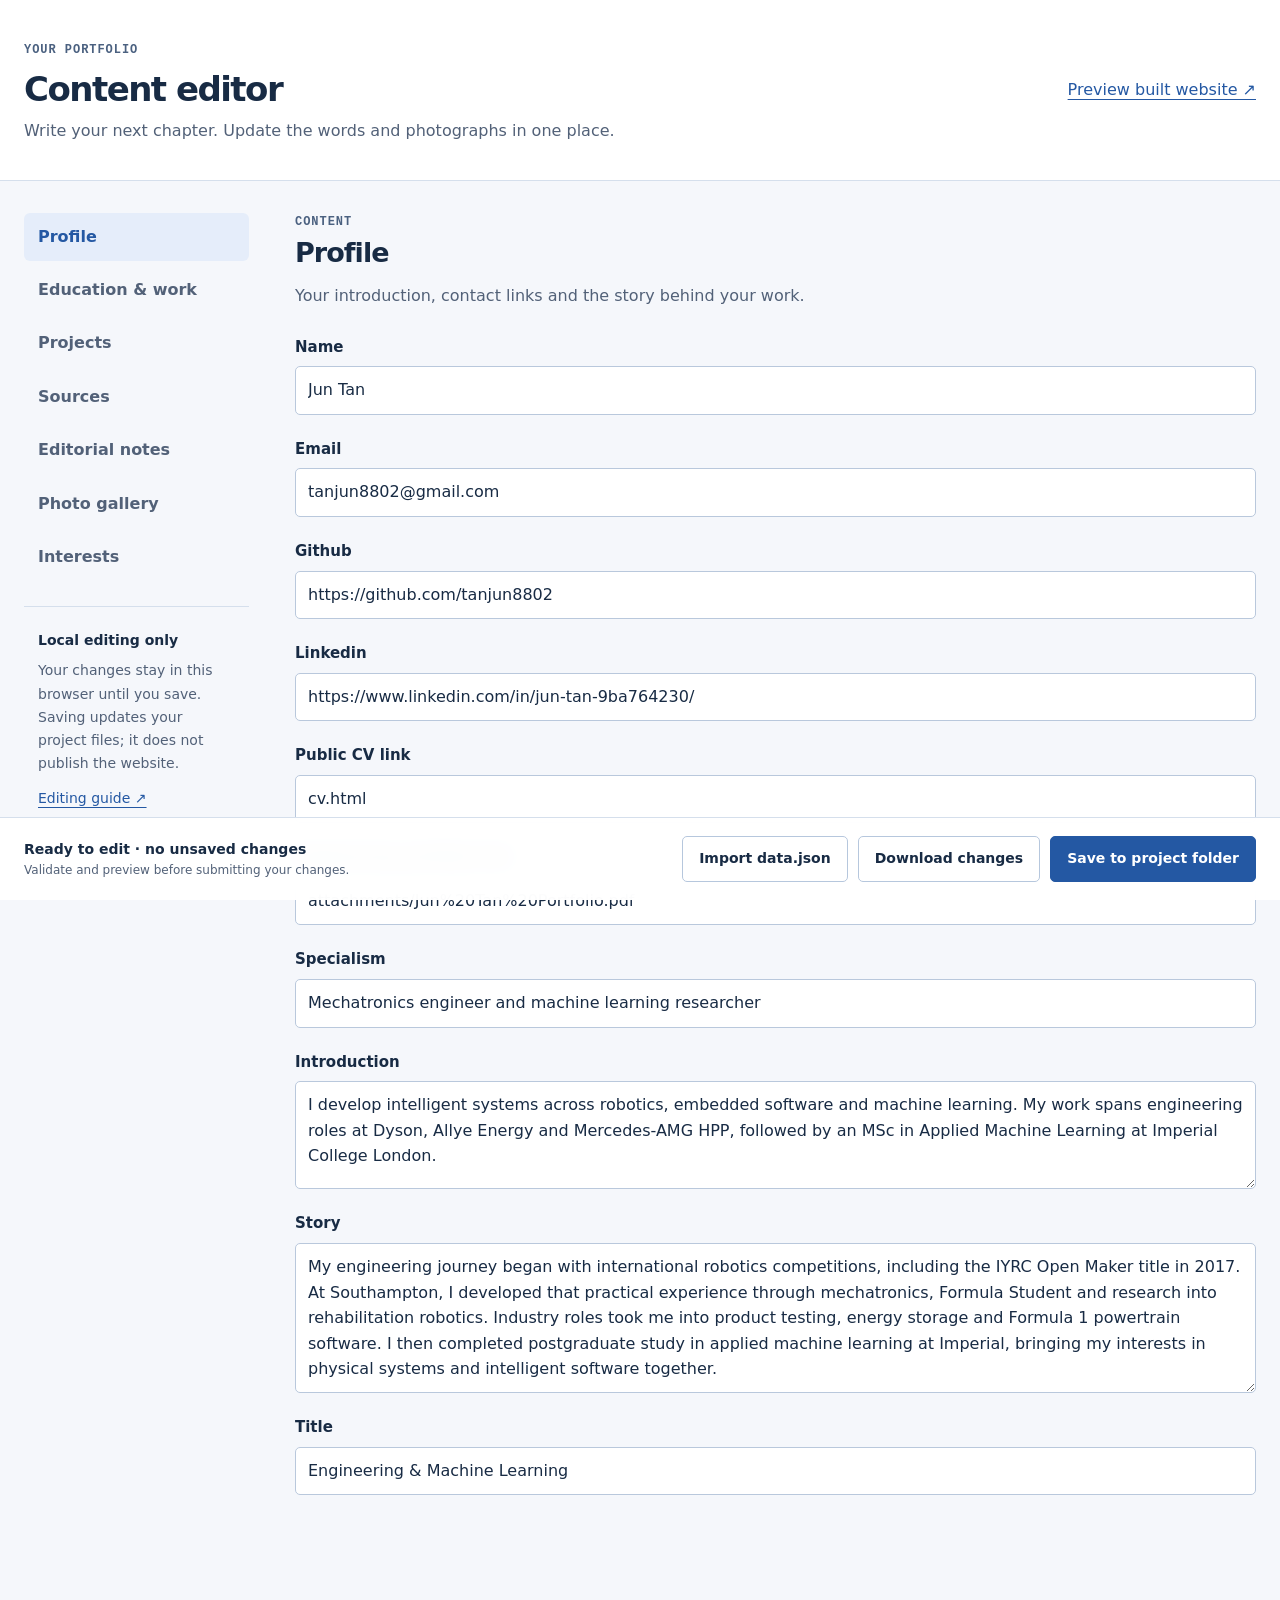
<file: editor.html>
<!doctype html>
<html lang="en">
<head>
  <meta charset="utf-8">
  <meta name="viewport" content="width=device-width, initial-scale=1">
  <meta name="robots" content="noindex,nofollow">
  <title>Content editor — Jun Tan</title>
  <link rel="stylesheet" href="css/editor.css">
  <script src="js/editor.js" defer></script>
</head>
<body>
  <a class="skip-link" href="#editor-form">Skip to fields</a>
  <header class="editor-header"><div><span class="eyebrow">YOUR PORTFOLIO</span><h1>Content editor</h1><p>Write your next chapter. Update the words and photographs in one place.</p></div><a class="quiet-link" href="dist/" target="_blank" rel="noopener">Preview built website ↗</a></header>
  <div class="editor-shell">
    <aside><nav id="sections" aria-label="Content sections"></nav><div class="editor-note"><strong>Local editing only</strong><p>Your changes stay in this browser until you save. Saving updates your project files; it does not publish the website.</p><a href="docs/CONTENT-EDITOR.md">Editing guide ↗</a></div></aside>
    <main><div class="section-header"><div><p class="eyebrow" id="section-count">CONTENT</p><h2 id="section-title" tabindex="-1">Loading content…</h2><p id="section-help"></p></div></div><form id="editor-form" aria-label="Portfolio content" novalidate></form><p id="load-help" hidden>Start the local preview server from your project folder, then open <code>http://localhost:8000/editor.html</code>. You can also import your existing data.json below.</p></main>
  </div>
  <footer class="editor-footer"><div><p id="editor-status" role="status" aria-live="polite">Loading data.json…</p><p class="footer-note">Validate and preview before submitting your changes.</p></div><div class="actions"><label class="button secondary file-button">Import data.json<input id="import-content" type="file" accept="application/json,.json"></label><button id="download-content" class="button secondary" type="button" disabled>Download changes</button><button id="save-content" class="button primary" type="button" disabled>Save to project folder</button></div></footer>
  <dialog id="save-dialog" aria-labelledby="save-title"><h2 id="save-title">Save your changes</h2><p id="save-description"></p><p>This replaces data.json in the selected project folder and adds any new pictures. It does not commit, push or publish.</p><div class="actions"><button type="button" class="button secondary" id="cancel-save">Cancel</button><button type="button" class="button primary" id="confirm-save">Save files</button></div></dialog>
  <dialog id="download-dialog" aria-labelledby="download-title"><h2 id="download-title">Download your changes</h2><p>Download the content file and any new pictures below. Replace data.json in your project folder and put the pictures in assets/images. Existing files are not changed automatically.</p><div id="download-list"></div><button type="button" class="button primary" id="close-download">Done</button></dialog>
</body>
</html>
</file>
<file: css/editor.css>
:root { color-scheme: light; --ink:#182b44; --muted:#526178; --line:#d5dfec; --blue:#2458a3; }
* { box-sizing:border-box; }
body { margin:0; font:16px/1.65 system-ui,-apple-system,BlinkMacSystemFont,"Segoe UI",sans-serif; background:#f5f7fb; color:var(--ink); }
h1,h2,h3,p { margin:0; }
h1 { font-size:34px; letter-spacing:-.045em; line-height:1.2; margin:8px 0; }
h2 { font-size:27px; letter-spacing:-.035em; }
a { color:var(--blue); text-underline-offset:4px; }
button,input,textarea,select { font:inherit; }
button { cursor:pointer; }
button:disabled { cursor:default; opacity:.5; }
:focus-visible { outline:3px solid #3267b6; outline-offset:3px; }
[hidden] { display:none!important; }
.eyebrow { color:#4b6180; font:600 12px/1.5 ui-monospace,monospace; letter-spacing:.08em; }
.editor-header { padding:35px max(24px,calc((100vw - 1280px)/2)); background:white; border-bottom:1px solid var(--line); display:flex; justify-content:space-between; align-items:center; gap:24px; }
.editor-header p { color:var(--muted); max-width:720px; }
.quiet-link { white-space:nowrap; }
.editor-shell { width:min(1280px,calc(100% - 48px)); margin:32px auto 160px; display:grid; grid-template-columns:225px minmax(0,1fr); gap:46px; }
aside { align-self:start; position:sticky; top:24px; }
#sections { display:grid; gap:5px; }
.section-button { border:0; border-radius:6px; text-align:left; padding:11px 14px; min-height:46px; color:var(--muted); background:transparent; font-weight:550; }
.section-button[aria-current="page"] { color:var(--blue); background:#e5edfa; }
.section-button:hover { background:#eaf0f8; }
.editor-note { padding:22px 14px; margin-top:25px; border-top:1px solid var(--line); font-size:14px; color:var(--muted); }
.editor-note strong { color:var(--ink); }
.editor-note p { margin:7px 0 12px; }
.section-header { margin-bottom:25px; }
#section-help { color:var(--muted); margin-top:8px; max-width:780px; }
#editor-form { min-width:0; }
.field { display:grid; gap:7px; margin:0 0 22px; min-width:0; }
.field-label { font-size:15px; font-weight:600; }
.field-help { color:var(--muted); font-size:13px; }
input:not([type="file"]):not([type="checkbox"]),textarea,select { width:100%; min-height:46px; border:1px solid #b9c8dc; border-radius:5px; padding:10px 12px; color:var(--ink); background:white; }
textarea { min-height:108px; resize:vertical; line-height:1.6; }
textarea.long-text { min-height:150px; }
.record { border:1px solid var(--line); border-radius:8px; background:white; margin-bottom:16px; }
.record > summary { padding:18px 20px; cursor:pointer; font-weight:600; overflow-wrap:anywhere; }
.record > summary::marker { color:var(--blue); }
.record-body { border-top:1px solid var(--line); padding:22px; }
.record-body .record { background:#f8fafd; }
.record-number { font:12px ui-monospace,monospace; color:var(--muted); margin-right:10px; }
.record-tools { display:flex; flex-wrap:wrap; gap:8px; margin-top:12px; padding-top:18px; border-top:1px solid var(--line); }
.small-button { font-size:14px; padding:8px 12px; min-height:42px; border:1px solid var(--line); border-radius:5px; background:white; color:var(--ink); }
.small-button.danger { color:#9a3045; margin-left:auto; }
.array-group { min-width:0; margin:20px 0; }
.array-title { font-size:18px; margin-bottom:10px; }
.array-item { margin-bottom:12px; }
.add-button { color:var(--blue); background:#edf3fc; border:1px dashed #a7bddc; padding:11px 18px; border-radius:5px; min-height:46px; }
.image-preview { max-width:350px; max-height:220px; border:1px solid var(--line); border-radius:5px; object-fit:contain; background:#eef2f8; }
.image-controls { display:flex; align-items:center; flex-wrap:wrap; gap:14px; }
.file-button { cursor:pointer; position:relative; overflow:hidden; }
.file-button input { position:absolute; opacity:0; width:1px; height:1px; }
.file-button:focus-within { outline:3px solid #3267b6; outline-offset:3px; }
.editor-footer { position:fixed; bottom:0; left:0; right:0; padding:18px max(24px,calc((100vw - 1280px)/2)); border-top:1px solid var(--line); background:#fffffff5; backdrop-filter:blur(12px); display:flex; align-items:center; justify-content:space-between; gap:20px; z-index:5; }
#editor-status { font-size:14px; font-weight:600; }
#editor-status[data-tone="error"] { color:#a52944; }
.footer-note { font-size:12px; color:var(--muted); }
.actions { display:flex; flex-wrap:wrap; align-items:center; gap:10px; }
.button { display:inline-flex; align-items:center; justify-content:center; padding:10px 16px; min-height:46px; border:1px solid #b6c7dd; border-radius:5px; text-decoration:none; font-size:14px; font-weight:600; }
.primary { background:var(--blue); border-color:var(--blue); color:white; }
.secondary { background:white; color:var(--ink); }
.button:hover { filter:brightness(.97); }
dialog { width:min(580px,calc(100% - 32px)); padding:30px; border:1px solid var(--line); border-radius:12px; color:var(--ink); max-height:85vh; overflow:auto; }
dialog::backdrop { background:#0a1f3c80; backdrop-filter:blur(3px); }
dialog p { margin:16px 0; color:var(--muted); }
dialog .actions { justify-content:flex-end; margin-top:25px; }
#download-list { display:grid; gap:10px; margin:20px 0; }
#download-list a { overflow-wrap:anywhere; }
.skip-link { position:fixed; top:-100px; left:16px; z-index:10; padding:12px; background:white; }
.skip-link:focus { top:16px; }
code { overflow-wrap:anywhere; }
@media(max-width:800px) { .editor-header { align-items:flex-start; flex-direction:column; padding:26px 20px; } .editor-shell { display:block; width:calc(100% - 40px); margin-bottom:230px; } aside { position:static; margin-bottom:26px; } #sections { display:flex; overflow-x:auto; gap:7px; padding:4px; } .section-button { white-space:nowrap; } .editor-note { display:none; } .editor-footer { align-items:flex-start; flex-direction:column; gap:10px; padding:14px 20px; } .actions { gap:7px; } .button { padding-inline:11px; } .record-body { padding:18px; } }
@media(prefers-reduced-motion:reduce) { *,*::before,*::after { scroll-behavior:auto!important; } }
</file>
